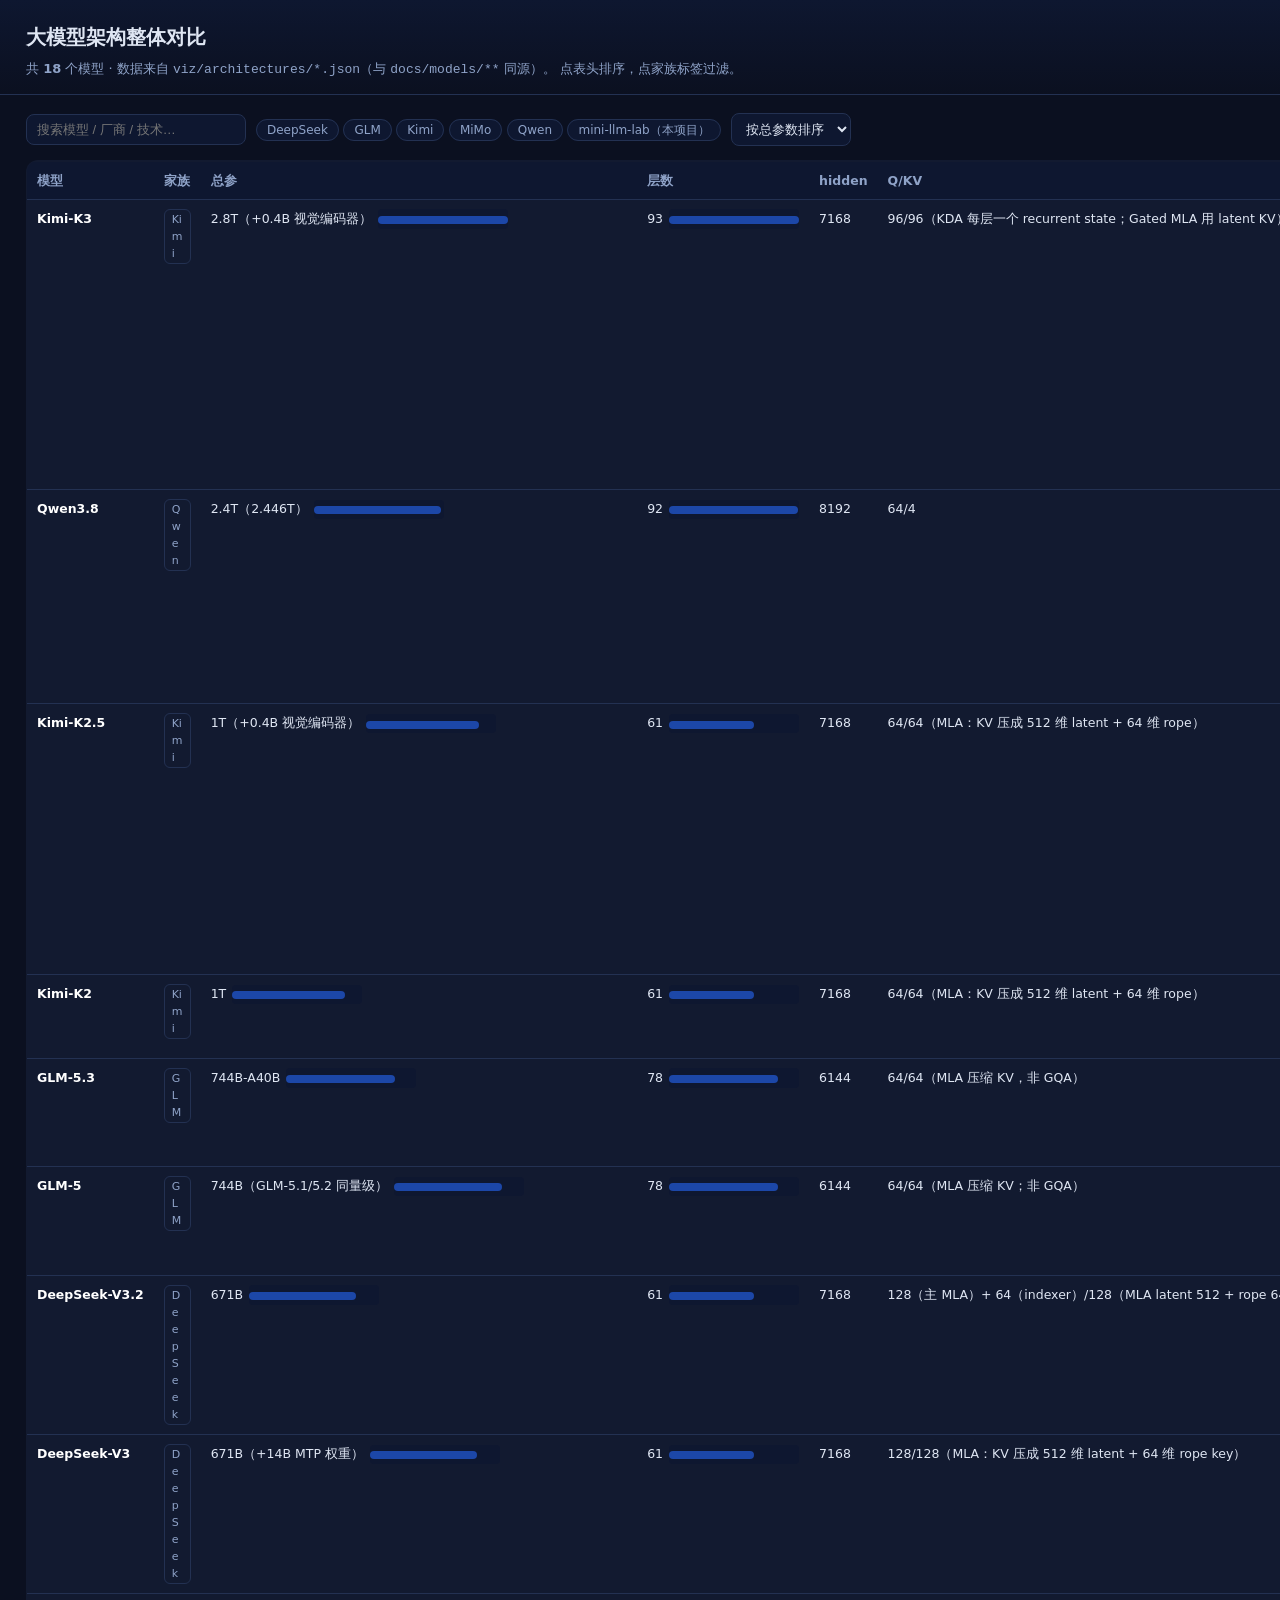
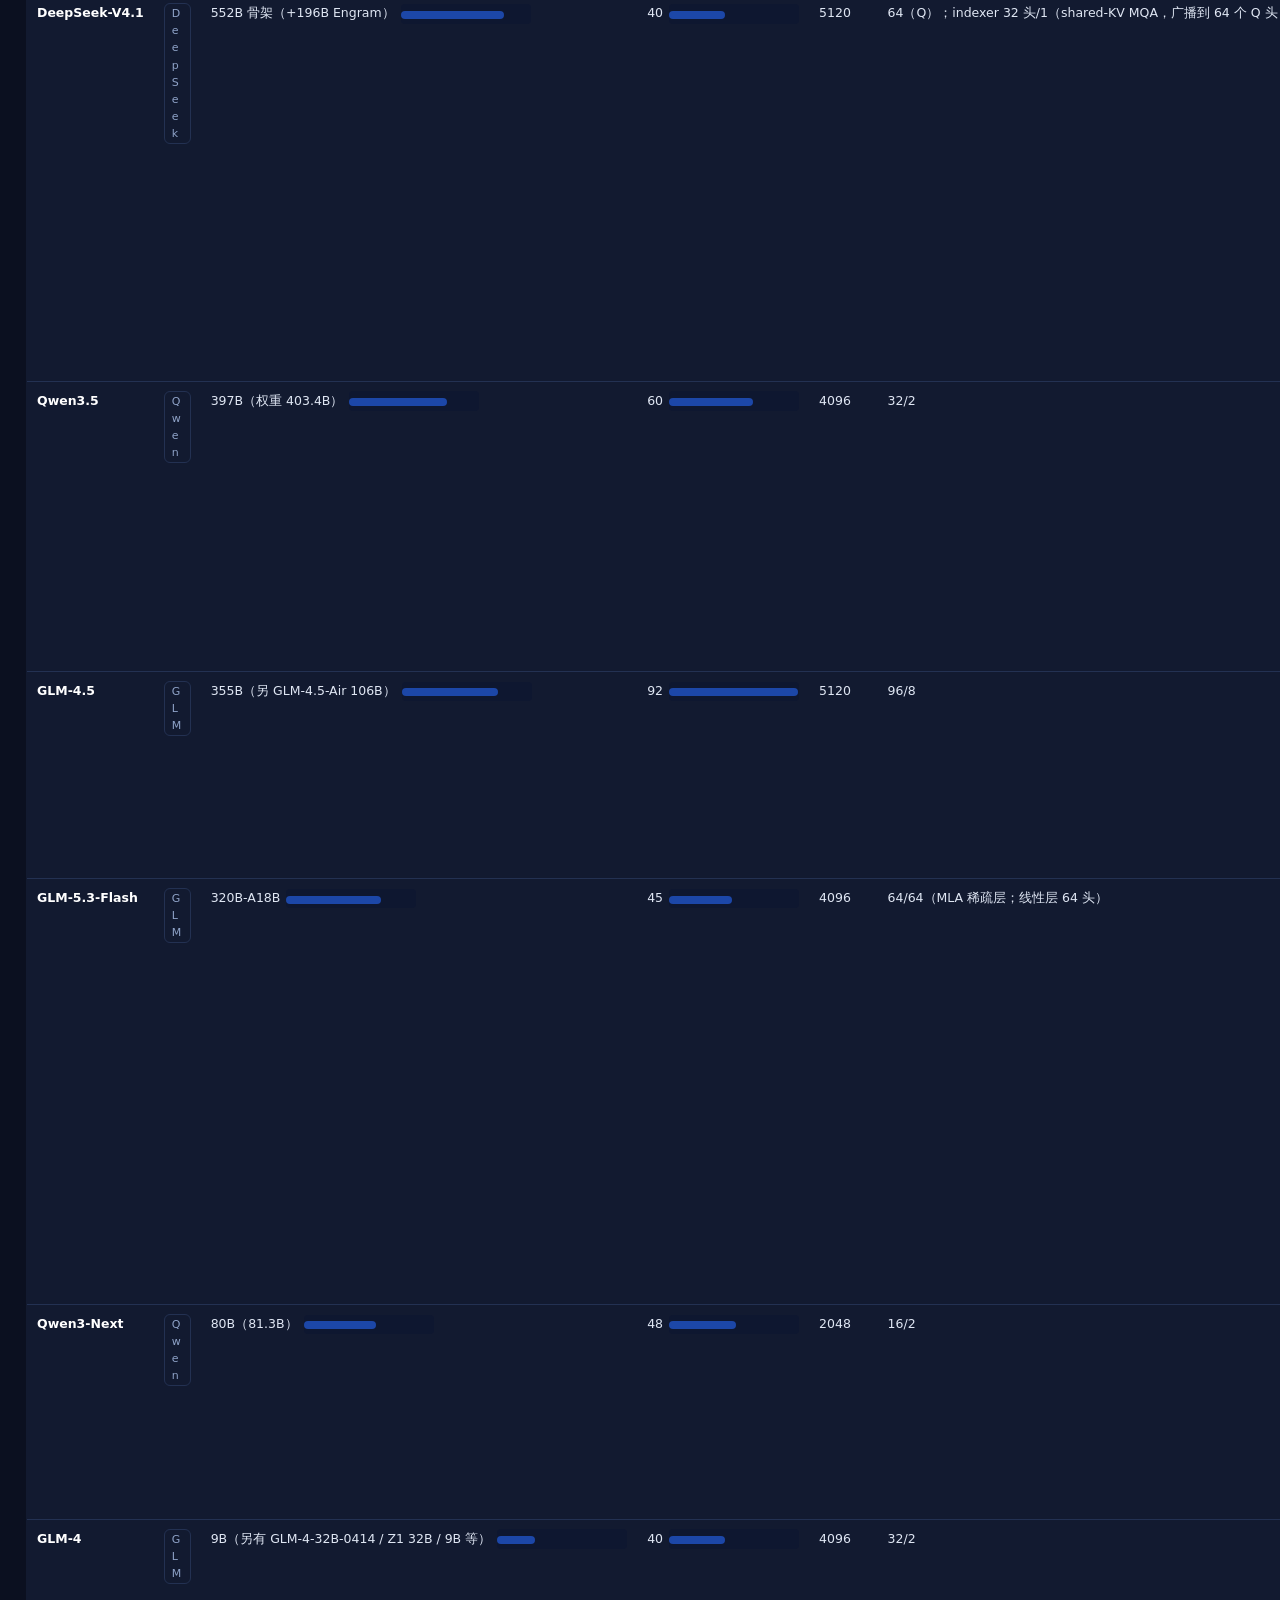
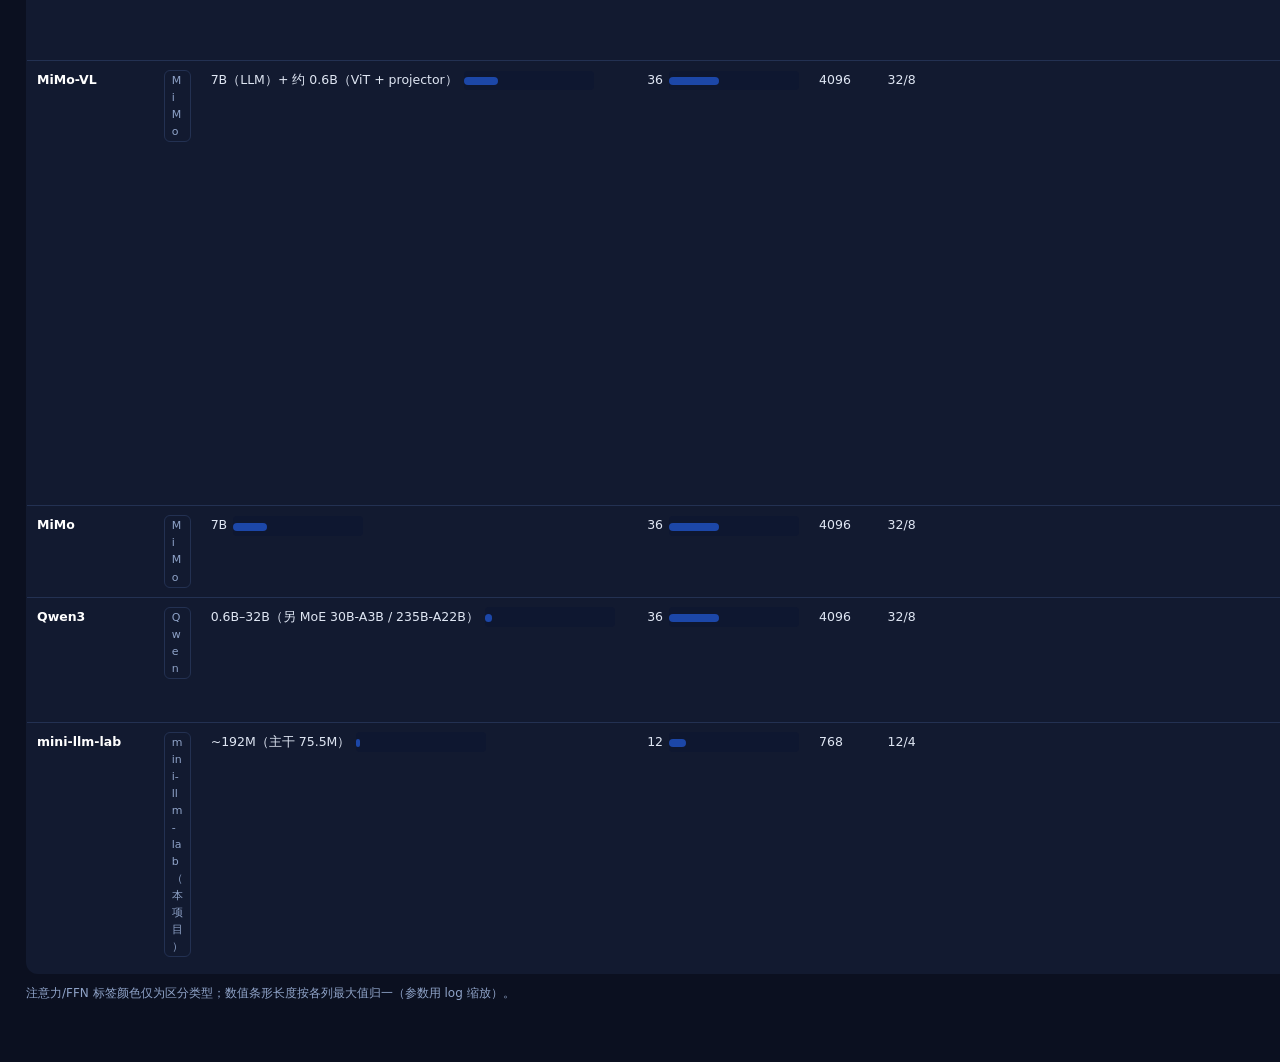
<file: docs/models/compare.html>
<!DOCTYPE html>
<html lang="zh-CN"><head><meta charset="utf-8"/>
<meta name="viewport" content="width=device-width, initial-scale=1"/>
<title>大模型架构整体对比 · mini-llm-lab</title>
<style>
  :root{--bg:#0b1020;--panel:#121a30;--line:#233152;--fg:#dfe6f3;--mut:#8fa3c8;--accent:#4f8cff;}
  *{box-sizing:border-box}
  body{margin:0;background:var(--bg);color:var(--fg);font:14px/1.55 "Segoe UI","Microsoft YaHei",system-ui,sans-serif}
  header{padding:22px 26px 14px;border-bottom:1px solid var(--line);background:linear-gradient(#0e1730,#0b1020)}
  h1{margin:0 0 6px;font-size:20px}
  .sub{color:var(--mut);font-size:13px}
  .wrap{padding:18px 26px 60px}
  .controls{display:flex;flex-wrap:wrap;gap:10px;align-items:center;margin-bottom:14px}
  input,select{background:#0e1730;color:var(--fg);border:1px solid var(--line);border-radius:8px;padding:7px 10px;font-size:13px}
  input{min-width:220px}
  .chip{padding:3px 10px;border-radius:999px;border:1px solid var(--line);background:#0e1730;color:var(--mut);cursor:pointer;font-size:12px;user-select:none}
  .chip.on{background:#1c47a8;color:#fff;border-color:#2f63d8}
  table{width:100%;border-collapse:collapse;background:var(--panel);border:1px solid var(--line);border-radius:12px;overflow:hidden}
  th,td{padding:9px 10px;text-align:left;border-bottom:1px solid var(--line);font-size:12.5px;vertical-align:top;overflow-wrap:anywhere;word-break:break-word}
  th{background:#0e1730;color:var(--mut);cursor:pointer;white-space:nowrap;position:sticky;top:0}
  th:hover{color:#fff}
  tr:hover td{background:#16203a}
  .name{font-weight:700;color:#fff;white-space:nowrap}
  .fam{display:inline-block;padding:1px 7px;border-radius:6px;font-size:11px;border:1px solid var(--line);color:var(--mut)}
  .tag{display:inline-block;padding:1px 7px;border-radius:999px;font-size:11px;margin:0 3px 3px 0;
    border:1px solid transparent;white-space:normal;max-width:100%;overflow-wrap:anywhere;line-height:1.5}
  .col-tags{max-width:170px}
  .col-vis{max-width:260px;color:#cfe0ff}
  .tag{cursor:help}
  #tip{position:fixed;display:none;max-width:380px;padding:9px 12px;border-radius:9px;background:#0b1226;
    border:1px solid #2f63d8;color:#dfe6f3;font-size:12px;line-height:1.6;z-index:99;pointer-events:none;
    box-shadow:0 8px 26px #000b}
  #tip b{color:#fff}
  #tip .tipd{margin-top:5px;color:#cfe0ff}
  #tip .tipmeta{color:var(--mut);font-weight:400}
  .bar{height:8px;border-radius:4px;background:#1c47a8;display:inline-block;vertical-align:middle}
  .barwrap{width:130px;background:#0e1730;border-radius:4px;display:inline-block;vertical-align:middle;margin-left:6px}
  .num{color:var(--fg);font-variant-numeric:tabular-nums;white-space:nowrap}
  a{color:var(--accent);text-decoration:none} a:hover{text-decoration:underline}
  .muted{color:var(--mut)} .nowrap{white-space:nowrap}
  .legend{margin:10px 0 0;color:var(--mut);font-size:12px}
</style></head><body>
<header>
  <h1>大模型架构整体对比</h1>
  <div class="sub">共 <b id="count"></b> 个模型 · 数据来自 <code>viz/architectures/*.json</code>（与 <code>docs/models/**</code> 同源）。
    点表头排序，点家族标签过滤。</div>
</header>
<div class="wrap">
  <div class="controls">
    <input id="q" placeholder="搜索模型 / 厂商 / 技术…"/>
    <span id="famChips"></span>
    <select id="sort">
      <option value="total_b">按总参数排序</option>
      <option value="layers">按层数排序</option>
      <option value="ctx_tokens">按上下文排序</option>
      <option value="family">按家族排序</option>
    </select>
  </div>
  <table><thead><tr>
    <th data-k="name">模型</th><th data-k="family">家族</th><th data-k="total_b">总参</th>
    <th data-k="layers">层数</th><th data-k="hidden">hidden</th><th data-k="heads">Q/KV</th>
    <th class="col-tags">注意力</th><th class="col-tags">FFN / MoE</th><th data-k="ctx_tokens">上下文</th>
    <th>权重共享</th><th class="col-vis">视觉方案</th><th>文档</th>
  </tr></thead><tbody id="tb"></tbody></table>
  <div class="legend">注意力/FFN 标签颜色仅为区分类型；数值条形长度按各列最大值归一（参数用 log 缩放）。</div>
</div>
<div id="tip"></div>
<script>
const DATA = [{"id": "deepseek-v3.2", "family": "DeepSeek", "name": "DeepSeek-V3.2", "vendor": "DeepSeek-AI", "released": "2025-09", "summary": "在 V3 主干（61 层、671B/37B、MLA + DeepSeekMoE）上叠加 DeepSeek Sparse Attention (DSA)：一个轻量 lightning indexer（64 头、head_dim 128、index_topk 2048）为每个 query 选出最相关的 top-2048 个 key，只对这些 key 做注意力，把长上下文注意力从 O(n²) 压到 O(n·topk)，效果与 V3.1-Terminus 持平。", "total": "671B", "total_b": 671.0, "active": "37B", "layers": 61, "hidden": 7168, "heads": "128（主 MLA）+ 64（indexer）", "kv": "128（MLA latent 512 + rope 64；indexer 另存 FP8 的 k_cache）", "head_dim": "主 192（128 nope + 64 rope）/ v 128；indexer 128", "ffn": "dense 18432；MoE 每专家 2048", "vocab": "129280", "ctx": "131072（128K；DSA 降低长文成本）", "ctx_tokens": 131072, "tie": false, "attn": [{"s": "MLA + DSA", "f": "MLA + DSA（DeepSeek Sparse Attention）", "d": "主分支仍是 V3 的 MLA（低秩 Q、KV latent 512 + decoupled rope 64、absorb 推理）。额外挂一个 lightning indexer：q 由 q_lora 残差（qr）经 wq_b 得到（64 头 ×128），k 由 wk 得到并过 LayerNorm；q/k 先做 Hadamard 旋转再 act_quant 到 FP8，用 fp8_index 计算 64 头加权 ReLU 内积，top-2048 作为稀疏掩码，只让主注意力看这些 key。indexer 的 RoPE 为非交错布局。FP8 KV 为部署模拟。", "c": 61}], "ffn_labels": [{"s": "SwiGLU", "f": "SwiGLU（dense）", "d": "第 0–2 层的普通门控前馈（inter_dim=18432）。与 mini-llm-lab 的 SwiGLU 一致；V3.2 的 MLP 前向在 float 精度上做 SiLU 后再回 bf16。", "c": 3}, {"s": "DeepSeekMoE", "f": "DeepSeekMoE（1 共享 + 256 路由, top-8）", "d": "与 V3 相同：sigmoid 打分选 top-8（8 组选 4 组），top-k 归一化后乘 route_scale=2.5，另一个恒激活的共享专家；选择用 noaux_tc 的 float32 偏置，只影响选谁。V3.2 中路由与专家计算在 float 精度上做。", "c": 58}], "vision": "", "doc": "DeepSeek/DeepSeek-V3.2.md"}, {"id": "deepseek-v3", "family": "DeepSeek", "name": "DeepSeek-V3", "vendor": "DeepSeek-AI", "released": "2024-12", "summary": "671B 总参 / 37B 激活的稀疏 MoE 大模型：61 层，注意力是 MLA（KV 压成 512 维 latent + 64 维 decoupled rope key），FFN 是 DeepSeekMoE（1 共享 + 256 路由专家、每 token 激活 8、前 3 层为 dense），首创 aux-loss-free 无辅助损失负载均衡与 MTP 多 token 预测，FP8 混合精度训练，128K 上下文。", "total": "671B（+14B MTP 权重）", "total_b": 671.0, "active": "37B", "layers": 61, "hidden": 7168, "heads": 128, "kv": "128（MLA：KV 压成 512 维 latent + 64 维 rope key）", "head_dim": "192（qk = 128 nope + 64 rope）/ v = 128", "ffn": "dense 18432；MoE 每专家 2048", "vocab": "129280", "ctx": "131072（128K；YaRN 外推）", "ctx_tokens": 131072, "tie": false, "attn": [{"s": "MLA", "f": "MLA（Multi-head Latent Attention）", "d": "低秩 Q 投影 + KV 联合低秩压缩。Q 走 wq_a→q_norm→wq_b；KV 只算 c_kv=wkv_a→kv_norm 与一个 decoupled 的 rope key k_pe，RoPE 只作用在 64 维 rope 切片（partial / decoupled），128 维 nope 不旋转。推理时可把 q_nope 吸收进 wkv_b（absorb 写法），KV 缓存只剩 512+64 维。", "c": 61}], "ffn_labels": [{"s": "SwiGLU", "f": "SwiGLU（dense）", "d": "第 0–2 层的普通门控前馈（inter_dim=18432）。与 mini-llm-lab 的 SwiGLU 一致。", "c": 3}, {"s": "DeepSeekMoE", "f": "DeepSeekMoE（1 共享 + 256 路由, top-8）", "d": "每 token 用 sigmoid 打分选 top-8 路由专家（先 8 组选 4 组），权重按 top-k 归一化再乘 route_scale=2.5；另有一个对所有 token 恒激活的共享专家（intermediate = 1×2048）。选择用 noaux_tc：加一个 float32 的选择偏置，只改变选谁、不改变权重。", "c": 58}], "vision": "", "doc": "DeepSeek/DeepSeek-V3.md"}, {"id": "deepseek-v4.1", "family": "DeepSeek", "name": "DeepSeek-V4.1", "vendor": "DeepSeek-AI", "released": "", "summary": "552B 骨架 / 每 token 激活 8B（prefill）–16B（decode）的原生多模态 MoE：采用 Causal Encoder-Decoder（CED，40 层 = 20 encoder + 20 decoder），注意力是 shared-KV MQA（仅 1 个 KV 头、head_dim 512、分组低秩输出）叠加 CSA2 压缩稀疏注意力与分层稀疏索引器，全局 KV 缓存仅约 890 B/token，支持 1M 上下文；另有 mHC 多流残差、Engram 条件记忆、DSpark 推测解码与 DeepSeek-ViT 视觉编码器。", "total": "552B 骨架（+196B Engram）", "total_b": 552.0, "active": "8B（prefill）/ 16B（decode）", "layers": 40, "hidden": 5120, "heads": "64（Q）；indexer 32 头", "kv": "1（shared-KV MQA，广播到 64 个 Q 头）", "head_dim": "512（RoPE 只作用于前 64 维）", "ffn": "MoE 每专家 2304（无 dense 层）", "vocab": "129280", "ctx": "1048576（1M；稀疏注意力在 64K 训练后扩到 1M）", "ctx_tokens": 1048576, "tie": false, "attn": [{"s": "shared-KV MQA + CSA2 压缩稀疏注意力", "f": "shared-KV MQA + CSA2 压缩稀疏注意力", "d": "只有 1 个共享 KV 头、head_dim 512，K=V，广播给 64 个 Q 头；Q 走 q_lora_rank=1280 低秩 + unweighted RMSNorm，partial RoPE 只作用于前 64 维（主分支 θ=10000）。每层再叠加 sliding_window=128 的局部窗口与 CSA2 压缩分支：把每 m 个 token 压成 1 个压缩 KV 条目，并由 lightning indexer（32 头 ×128、top-512）选出要看的压缩条目；压缩分支用 compress_rope_theta=160000 + YaRN×16。输出走分组低秩投影（o_groups=8 × o_lora_rank=1024）。注意：CSA2 的 Full/Reindex/Reuse 跨层复用与分层候选池由 HF config/README 描述，通用代码实现的是 V4 的 CSA/HCA。", "c": 40}], "ffn_labels": [{"s": "DeepSeekMoE", "f": "DeepSeekMoE（1 共享 + 384 路由, top-6）", "d": "V4.1 每一层都是 MoE（无 dense 层）。每 token 用 sqrtsoftplus 打分选 top-6 路由专家（noaux_tc 选择偏置只影响选谁），top-k 权重归一化后乘 routed_scaling_factor=1.5；另有一个对所有 token 恒激活的共享专家（DeepseekV4MLP）。路由专家/共享专家的 gate/up 预激活用 swiglu_limit=10 截断。通用代码里还有 hash_moe 层（前若干层按 token id 固定查表路由）。", "c": 40}], "vision": "DeepSeek-ViT 32 层 / hidden 1024 / 16 头 / patch 14 / downsample 3（3×3 pixel-unshuffle）+ 2 层 MLP 投影；image token 129264", "doc": "DeepSeek/DeepSeek-V4.1.md"}, {"id": "glm-4.5", "family": "GLM", "name": "GLM-4.5", "vendor": "Zhipu AI / Z.ai (THUDM)", "released": "2025-07", "summary": "面向 Agent 的 MoE 基础模型：355B 总参 / 32B 激活，92 层，前三层 dense、其后每层 160 路由专家 + 1 共享专家（每 token 激活 8 个），GQA 96/8 + QK-Norm + 部分 RoPE，sigmoid 无辅助损失（loss-free）路由，并带 1 层 MTP。", "total": "355B（另 GLM-4.5-Air 106B）", "total_b": 355.0, "active": "32B（每 token 8 路由专家 + 1 共享专家；Air 12B）", "layers": 92, "hidden": 5120, "heads": 96, "kv": 8, "head_dim": 128, "ffn": "dense 12288 / MoE 1536×160 + 共享", "vocab": 151552, "ctx": "131072（128K，GLM-4.6 起 200K）", "ctx_tokens": 131072, "tie": "false", "attn": [{"s": "GQA + QK-Norm + 部分 RoPE", "f": "GQA + QK-Norm + 部分 RoPE", "d": "Q/K/V 投影后对 q、k 各做一次 head_dim=128 的 RMSNorm（GLM-4.5；Air 无），再对前 64 维施加 RoPE；KV 头复制 12 倍到 96 个 Q 头后做缩放点积注意力。", "c": 92}], "ffn_labels": [{"s": "SwiGLU", "f": "SwiGLU（dense / 共享专家）", "d": "前三层 dense FFN，以及 MoE 里那个恒开的共享专家，都是标准 SwiGLU。", "c": 3}, {"s": "GLM MoE", "f": "GLM MoE（160 路由 + 1 共享）", "d": "sigmoid 打分 → 加 `e_score_correction_bias` 选 top-8 → 权重归一化后乘 2.5 → 8 个专家的 SwiGLU 输出加权求和，再叠加一个对所有 token 恒开的共享专家。", "c": 89}], "vision": "", "doc": "GLM/GLM-4.5.md"}, {"id": "glm-4", "family": "GLM", "name": "GLM-4", "vendor": "Zhipu AI / Z.ai (THUDM)", "released": "2024-06", "summary": "ChatGLM 系 dense decoder-only：RMSNorm + SwiGLU + GQA，关键点是**部分旋转位置编码**（rotary 只作用于 head_dim 的一半），GLM-4-9B 用 32 个 Q 头对 2 个 KV 头（16:1）；GLM-4-32B-0414 换成 4 个 RMSNorm 的 sandwich 结构。", "total": "9B（另有 GLM-4-32B-0414 / Z1 32B / 9B 等）", "total_b": 9.0, "active": "dense 全激活", "layers": 40, "hidden": 4096, "heads": 32, "kv": 2, "head_dim": 128, "ffn": 13696, "vocab": 151552, "ctx": "8K（Base）→ 128K（Chat，YaRN）→ 1M（Chat-1M）", "ctx_tokens": 8000, "tie": "false（输入/输出嵌入不共享）", "attn": [{"s": "GQA + 部分 RoPE", "f": "GQA + 部分 RoPE", "d": "Q/K/V 投影（9B 带 bias）后，只对 head_dim 的前 64 维施加 RoPE，后 64 维原样透传；KV 头用 repeat 复制成 Q 头数（32/2=16）后做缩放点积注意力。", "c": 40}], "ffn_labels": [{"s": "SwiGLU", "f": "SwiGLU", "d": "门控前馈：down( silu(gate(x)) ⊙ up(x) )。GLM-4 把 gate 和 up 合并成一个 `gate_up_proj` 再 chunk。", "c": 40}], "vision": "", "doc": "GLM/GLM-4.md"}, {"id": "glm-5.3-flash", "family": "GLM", "name": "GLM-5.3-Flash", "vendor": "Zhipu AI / Z.ai (THUDM)", "released": "2026", "summary": "GLM 系列首个全新基座的多模态 Flash 模型（320B-A18B、45 层）：文本侧用**稀疏 + 线性注意力混搭**——34 层 KDA 门控线性注意力（O(1) 递归状态）与 11 层 deepseek_sparse_attention（MLA + DSA，每 query top-2048）按 3:1 交织；并用 Manifold-Constrained Hyper-Connections（mHC，hc_mult=4）提升缩放效率；MoE 288 路由 + 1 共享（top-8），原生 1M 上下文，30T token 多模态语料预训练。", "total": "320B-A18B", "total_b": 320.0, "active": "18B（每 token 8 路由专家 + 1 共享专家）", "layers": 45, "hidden": 4096, "heads": 64, "kv": "64（MLA 稀疏层；线性层 64 头）", "head_dim": "128（KDA 线性）/ 256（MLA qk_nope）", "ffn": "dense 12288 / MoE 2048×288 + 共享", "vocab": 154880, "ctx": "1048576（1M）", "ctx_tokens": 1048576, "tie": "false", "attn": [{"s": "KDA 门控线性注意力", "f": "KDA 门控线性注意力（gated delta-net）", "d": "线性层把 K/V 先过一层 depthwise 因果短卷积（short_conv_kernel_size=4，SiLU），再按 64 头 ×128 维拆开；数据相关的衰减门（gate_lower_bound=-5.0 下界）缩放递归状态 S，delta 规则只写入当前状态预测不到的新信息。状态大小固定，复杂度 O(T)、缓存与序列长度无关。", "c": 34}, {"s": "MLA + DSA", "f": "MLA + DSA（稀疏全注意力层，NoPE）", "d": "11 个 deepseek_sparse_attention 层用 MLA 低秩压缩：q_lora=1536、kv_lora=512、v_head_dim=256；qk_nope_head_dim=256 且 qk_rope_head_dim=0、mla_use_nope=true，因此这条路径不做 RoPE（NoPE）。DSA indexer（32 头 ×128）为每个 query 选 index_topk=2048 个 token，仅在这些位置计算注意力。", "c": 11}], "ffn_labels": [{"s": "SwiGLU", "f": "SwiGLU（dense / 共享专家）", "d": "前 3 层 dense FFN 与 MoE 的共享专家均为 SwiGLU，dense 中间维 12288、共享专家 2048，含 swiglu_limit=10.0 的钳制。", "c": 4}, {"s": "GLM DeepSeek-MoE", "f": "GLM DeepSeek-MoE（288 路由 + 1 共享，top-8）", "d": "sigmoid 打分 + e_score_correction_bias（noaux_tc 无辅助损失）选 top-8，权重归一化后乘 routed_scaling_factor=2.5；8 个 SwiGLU 专家输出加权求和，再叠加恒开的共享专家。", "c": 41}], "vision": "原生多模态：GLM5-Next ViT（24 层 / hidden 1024 / 16 头 / patch 14 / 图像 448），spatial_merge=2 + MLP 投影到 4096；image token 154854", "doc": "GLM/GLM-5.3-Flash.md"}, {"id": "glm-5.3", "family": "GLM", "name": "GLM-5.3", "vendor": "Zhipu AI / Z.ai (THUDM)", "released": "2026", "summary": "GLM-5 系列的文本旗舰：与 GLM-5.2 同基座（744B-A40B、78 层），全部增益来自后训练。延续 MLA + DeepSeek Sparse Attention（DSA，每 query 只看 top-2048 token）与 IndexShare（每 4 个稀疏层共享一个 indexer），前 3 层 dense、其余 256 路由专家 + 1 共享专家（top-8），sigmoid 无辅助损失路由 + 1 层 MTP，原生 1M 上下文；支持 reasoning_effort = low / high / max。", "total": "744B-A40B", "total_b": 744.0, "active": "40B（每 token 8 路由专家 + 1 共享专家）", "layers": 78, "hidden": 6144, "heads": 64, "kv": "64（MLA 压缩 KV，非 GQA）", "head_dim": "192（qk_nope）/ 64（qk_rope）/ 256（qk_head_dim）/ 256（v_head_dim）", "ffn": "dense 12288 / MoE 2048×256 + 共享", "vocab": 154880, "ctx": "1048576（1M）", "ctx_tokens": 1048576, "tie": "false", "attn": [{"s": "MLA + DSA", "f": "MLA + DSA（稀疏 MLA，含 IndexShare）", "d": "每层都用 MLA 低秩压缩构造 Q/K/V：query 先降到 q_lora_rank=2048 再展开，KV 压成 kv_lora_rank=512 的潜向量 + 64 维带位置分量；qk 头维 192(nope)+64(rope)=256，v 头维 256。DSA indexer（32 头、头维 128、ReLU 打分、per-head 权重）为每个 query 选 index_topk=2048 个 token，只在这些位置做注意力。GLM-5.2 起 IndexShare：每 4 个稀疏层只用 1 个 full indexer，其余层复用。", "c": 78}], "ffn_labels": [{"s": "SwiGLU", "f": "SwiGLU（dense / 共享专家）", "d": "前 3 层 dense FFN 与 MoE 的共享专家均为标准 SwiGLU，dense 中间维 12288、共享专家 2048。", "c": 3}, {"s": "GLM DeepSeek-MoE", "f": "GLM DeepSeek-MoE（256 路由 + 1 共享，top-8）", "d": "sigmoid 打分 + e_score_correction_bias（noaux_tc 无辅助损失）选 top-8，权重按 norm_topk_prob 归一化后乘 routed_scaling_factor=2.5；8 个专家的 SwiGLU 输出加权求和，再叠加恒开的共享专家。", "c": 75}], "vision": "", "doc": "GLM/GLM-5.3.md"}, {"id": "glm-5", "family": "GLM", "name": "GLM-5", "vendor": "Zhipu AI / Z.ai (THUDM)", "released": "2026-02", "summary": "面向长程 Agent 工程的旗舰 MoE：744B 总参 / 40B 激活，78 层；注意力换成 DeepSeek 式 MLA，并叠加 DeepSeek Sparse Attention（DSA）轻量 indexer，每 query 只对 top-2048 个 token 做注意力；前三层 dense，其余 256 路由专家 + 1 共享专家、每 token 激活 8 个，sigmoid 无辅助损失路由 + MTP。", "total": "744B（GLM-5.1/5.2 同量级）", "total_b": 744.0, "active": "40B（每 token 8 路由专家 + 1 共享专家）", "layers": 78, "hidden": 6144, "heads": 64, "kv": "64（MLA 压缩 KV；非 GQA）", "head_dim": "64（qk_rope）/ 256（qk_head_dim）/ 256（v_head_dim）", "ffn": "dense 12288 / MoE 2048×256 + 共享", "vocab": 154880, "ctx": "202752（≈200K；GLM-5.2 起 1M）", "ctx_tokens": 202752, "tie": "false", "attn": [{"s": "MLA + DSA", "f": "MLA + DSA（稀疏 MLA）", "d": "先用 MLA 低秩压缩构造 Q/K/V 潜向量，再用 DSA indexer 为每个 query 选 top-2048 token，只在这些位置上做注意力；indexer 用 interleaved RoPE，主注意力用 qk_rope 的 64 维做 RoPE。", "c": 78}], "ffn_labels": [{"s": "SwiGLU", "f": "SwiGLU（dense / 共享专家）", "d": "前 3 层 dense FFN 与 MoE 的共享专家均为标准 SwiGLU（中间维 12288 / 共享 2048）。", "c": 3}, {"s": "GLM-5 MoE", "f": "GLM-5 MoE（256 路由 + 1 共享）", "d": "sigmoid 打分 + `e_score_correction_bias` 选 top-8，权重归一化后乘 2.5；8 个专家的 SwiGLU 输出加权求和，再叠加恒开的共享专家。", "c": 75}], "vision": "", "doc": "GLM/GLM-5.md"}, {"id": "kimi-k2.5", "family": "Kimi", "name": "Kimi-K2.5", "vendor": "Moonshot AI", "released": "2026-01", "summary": "在 Kimi-K2-Base 之上继续预训练约 15T 图文混合 token 得到的原生多模态 agentic 模型：文本主干与 K2 同构（61 层、MLA + DeepSeekMoE 384+1/top-8、1T 总参 / 32B 激活），外加 400M MoonViT 视觉编码器，上下文 128K→256K，支持 instant/thinking 双模式与 Agent Swarm。", "total": "1T（+0.4B 视觉编码器）", "total_b": 1000.0, "active": "32B", "layers": 61, "hidden": 7168, "heads": 64, "kv": "64（MLA：KV 压成 512 维 latent + 64 维 rope）", "head_dim": "192（qk = 128 nope + 64 rope）/ v = 128", "ffn": "dense 18432；MoE 每专家 2048", "vocab": "163840（160K）", "ctx": "262144（256K）", "ctx_tokens": 262144, "tie": false, "attn": [{"s": "MLA", "f": "MLA（Multi-head Latent Attention）", "d": "与 Kimi-K2 完全一致的 MLA：低秩 Q（1536）+ KV 联合低秩压缩（512 latent + 64 rope），partial/decoupled RoPE。K2.5 的 text_config 与 K2 同名同参，复用 DeepSeek-V3 风格实现。", "c": 61}], "ffn_labels": [{"s": "SwiGLU", "f": "SwiGLU（dense）", "d": "仅第 0 层的普通门控前馈。", "c": 1}, {"s": "DeepSeekMoE", "f": "DeepSeekMoE（1 共享 + 384 路由, top-8）", "d": "与 K2 相同的 MoE：sigmoid 打分选 top-8，权重归一化后乘 routed_scaling_factor=2.827，另加 1 个共享专家；noaux_tc 选择偏置只影响选谁。", "c": 60}], "vision": "MoonViT（约 400M / 27 层 / 1152 维 / patch 14 / sd2_tpool）；约 15T 图文继续预训练；原生 INT4", "doc": "Kimi/Kimi-K2.5.md"}, {"id": "kimi-k2", "family": "Kimi", "name": "Kimi-K2", "vendor": "Moonshot AI", "released": "2025-07", "summary": "1T 总参 / 32B 激活的稀疏 MoE 大模型：61 层，注意力用 MLA（KV 缓存压成一个 512 维 latent + 64 维 rope key），FFN 用 DeepSeekMoE（1 个共享专家 + 384 个路由专家、每 token 激活 8 个），以 MuonClip 优化器在 15.5T token 上零训练不稳定，主打 agentic 工具调用。", "total": "1T", "total_b": 1000.0, "active": "32B", "layers": 61, "hidden": 7168, "heads": 64, "kv": "64（MLA：KV 压成 512 维 latent + 64 维 rope）", "head_dim": "192（qk = 128 nope + 64 rope）/ v = 128", "ffn": "dense 18432；MoE 每专家 2048", "vocab": "163840（160K）", "ctx": "131072（128K；K2-Thinking 版 256K）", "ctx_tokens": 131072, "tie": false, "attn": [{"s": "MLA", "f": "MLA（Multi-head Latent Attention）", "d": "低秩 Q 投影 + KV 联合低秩压缩。Q 走 wq_a→q_norm→wq_b；KV 只算 c_kv=w kv_a→kv_norm 与一个 decoupled 的 rope key k_pe，RoPE 只作用在 64 维 rope 切片（partial / decoupled）。推理时可把 q_nope 吸收进 wkv_b（absorb 写法），KV 缓存只剩 512+64 维。Kimi K2 复用 DeepSeek-V3 的 MLA 实现。", "c": 61}], "ffn_labels": [{"s": "SwiGLU", "f": "SwiGLU（dense）", "d": "仅第 0 层的普通门控前馈。与 mini-llm-lab 的 SwiGLU 一致。", "c": 1}, {"s": "DeepSeekMoE", "f": "DeepSeekMoE（1 共享 + 384 路由, top-8）", "d": "每 token 用 sigmoid 打分选 top-8 路由专家，权重按 top-k 归一化再乘 routed_scaling_factor=2.827；另有一个对所有 token 恒激活的共享专家（intermediate = 1×2048）。选择用 noaux_tc：加一个 float32 的选择偏置 e_score_correction_bias，只改变选谁、不改变权重。", "c": 60}], "vision": "", "doc": "Kimi/Kimi-K2.md"}, {"id": "kimi-k3", "family": "Kimi", "name": "Kimi-K3", "vendor": "Moonshot AI", "released": "2026-06", "summary": "2.8T 总参 / 104B 激活的原生多模态 agentic 模型：93 层，注意力是 KDA 线性注意力（69 层）与 Gated MLA（24 层）的混合，残差用 Attention Residuals（块大小 12），FFN 用 Stable LatentMoE（latent 3584、2 共享 + 896 路由、每 token 激活 16），上下文 1M，激活函数 SiTU-GLU。", "total": "2.8T（+0.4B 视觉编码器）", "total_b": 2800.0, "active": "104B", "layers": 93, "hidden": 7168, "heads": 96, "kv": "96（KDA 每层一个 recurrent state；Gated MLA 用 latent KV）", "head_dim": "128（KDA head_dim；MLA qk = 128 nope + 64 rope / v = 128）", "ffn": "dense 33792；LatentMoE latent 3584、每专家 3072", "vocab": "163840（160K）", "ctx": "1048576（1M）", "ctx_tokens": 1048576, "tie": false, "attn": [{"s": "KDA", "f": "KDA（Kimi Delta Attention）", "d": "带门控的 delta-rule 线性注意力，替代 softmax 注意力。状态 S 是固定大小矩阵，随 token 递推，故序列复杂度 O(n)、显存不随长度增长。q/k/v 先各过 kernel=4 的短卷积 + SiLU；q/k 做 L2 norm；g 为 per-channel 对数衰减门（由 f_a_proj/f_b_proj 生成，含 A_log 与 dt_bias），β 为逐头 sigmoid 门；输出经 gated RMSNorm 与 full-rank 输出门。公式为 gated delta rule 的一般形式，具体参数化以 Kimi Linear 与 HF 实现为准。", "c": 69}, {"s": "Gated MLA", "f": "Gated MLA（Kimi MLA + 输出门）", "d": "与 K2 相同的 MLA（低秩 Q + KV latent 压缩 + decoupled RoPE，mla_use_nope=true），额外在注意力输出后乘一个 sigmoid 输出门 g=sigmoid(W_g x)（mla_use_output_gate=true）。位于每 4 层一个及末层。", "c": 24}], "ffn_labels": [{"s": "dense FFN", "f": "dense FFN（SiTU-GLU）", "d": "仅第 0 层的 dense 前馈，激活为 SiTU：门控分支 β·tanh(g/β)·sigmoid(g)，up 分支 β_lin·tanh(u/β_lin)，β=4、β_lin=25。", "c": 1}, {"s": "Stable LatentMoE", "f": "Stable LatentMoE（2 共享 + 896 路由, top-16）", "d": "先 down-proj 到 latent 3584 维（可加 RMSNorm），在 latent 上跑 896 个路由专家（每专家 intermediate 3072、SiTU 激活），up-proj 回 7168；选 top-16，sigmoid 打分 + noaux_tc 选择偏置，权重归一化后乘 routed_scaling_factor=1.0；另有 2 个共享专家对所有 token 恒激活。", "c": 92}], "vision": "MoonViT-V2（约 401M / 27 层 / hidden 1024 / 12 头 / patch 14）+ patchmergerv2 投影到 7168", "doc": "Kimi/Kimi-K3.md"}, {"id": "mimo-vl", "family": "MiMo", "name": "MiMo-VL", "vendor": "Xiaomi（小米）LLM-Core-Team", "released": "2025-05", "summary": "7B 视觉语言模型：MiMo-7B（Qwen2 式主干）作 LLM，前置原生分辨率 ViT（32 层、窗口注意力 + 2D-RoPE）与 2×2 空间合并的 MLP projector，用 <|image_pad|> 占位后替换为视觉 embedding；四阶段预训练 + MORL 混合在线 RL。", "total": "7B（LLM）+ 约 0.6B（ViT + projector）", "total_b": 7.0, "active": "dense，全激活", "layers": 36, "hidden": 4096, "heads": 32, "kv": 8, "head_dim": 128, "ffn": 11008, "vocab": 151680, "ctx": "128000", "ctx_tokens": 128000, "tie": "false（输入/输出嵌入不共享）", "attn": [{"s": "GQA + M-RoPE", "f": "GQA + M-RoPE（文本塔）", "d": "文本塔即 MiMo-7B：Q/K/V 带 bias 的 GQA，32 个 Q 头 / 8 个 KV 头、head_dim=128。整个模型以 Qwen2_5_VLForConditionalGeneration 承载，故位置编码用 3D M-RoPE，维度按 [16,24,24] 在 3 个轴上切分。", "c": 36}], "ffn_labels": [{"s": "SwiGLU", "f": "SwiGLU", "d": "文本塔与 ViT 都用 SwiGLU 门控前馈（文本中间维 11008，ViT 中间维 3456）。", "c": 36}], "vision": "ViT 32 层 / hidden 1280 / 16 头 / patch 14 / temporal 2 / 窗口 112；2×2 空间合并 + MLP 5120→4096；<|image_pad|>=151655；3D M-RoPE", "doc": "MiMo/MiMo-VL.md"}, {"id": "mimo", "family": "MiMo", "name": "MiMo", "vendor": "Xiaomi（小米）LLM-Core-Team", "released": "2025-04", "summary": "面向推理的 7B decoder-only：主干与 Qwen2 同构（RoPE + RMSNorm + SwiGLU + GQA + Q/K/V bias，θ=640000），训练侧用三阶段数据配方、合成推理数据与 MTP 目标，从预训练到后训练全程为推理服务。", "total": "7B", "total_b": 7.0, "active": "dense ~7B 全激活（另含 1 层 MTP，约 0.2B）", "layers": 36, "hidden": 4096, "heads": 32, "kv": 8, "head_dim": 128, "ffn": 11008, "vocab": 151680, "ctx": "32768", "ctx_tokens": 32768, "tie": "false（输入/输出嵌入不共享）", "attn": [{"s": "GQA", "f": "GQA（Qwen2 式 + attention bias）", "d": "MiMo 直接复用 transformers 的 Qwen2Attention：Q/K/V 线性投影带 bias，32 个 Q 头 / 8 个 KV 头（4:1），head_dim=128，施加 RoPE（θ=640000）；推理时把 KV 头 repeat 到 Q 头数再算缩放点积注意力。与 Qwen3 不同，MiMo 没有 QK-Norm。", "c": 36}], "ffn_labels": [{"s": "SwiGLU", "f": "SwiGLU（Qwen2MLP）", "d": "门控前馈 down( silu(gate(x)) ⊙ up(x) )，中间维 11008。MiMo 直接复用 Qwen2MLP，没有任何改动。", "c": 36}], "vision": "", "doc": "MiMo/MiMo.md"}, {"id": "qwen3-next", "family": "Qwen", "name": "Qwen3-Next", "vendor": "Alibaba Qwen", "released": "2025-09", "summary": "超稀疏 MoE（80B 总 / 3B 激活，512 专家 top-10）叠加混合注意力：每 4 层里 3 层是 Gated DeltaNet（门控线性注意力、O(1) 递归状态），第 4 层回落到带 QK-Norm 的全注意力 GQA，兼顾长文吞吐与全局建模。", "total": "80B（81.3B）", "total_b": 80.0, "active": "≈3B（每 token 路由 10/512 专家 + 1 个共享专家）", "layers": 48, "hidden": 2048, "heads": 16, "kv": 2, "head_dim": 256, "ffn": "MoE：512 专家 top-10，专家中间维 512 + 共享专家 512", "vocab": 151936, "ctx": 262144, "ctx_tokens": 262144, "tie": "不共享", "attn": [{"s": "Gated DeltaNet", "f": "Gated DeltaNet（门控线性注意力）", "d": "Q/K/V 先拼接后过一层深度可分离因果卷积（kernel=4, SiLU），再按头拆开。a/b 两个标量头分别产生数据相关的衰减 α 与 delta 规则的学习率 β。状态 S∈R^{d_k×d_v} 每步只做「衰减 + delta 更新 + 读出」，显存/算力与序列长度解耦；输出先做 head 维 RMSNorm 再乘 SiLU(z) 门控。Q 头数为 V 头数的一半，按 repeat_interleave 对齐。", "c": 36}, {"s": "全注意力 GQA", "f": "全注意力 GQA（QK-Norm + 输出门）", "d": "每 4 层出现一次的标准 GQA：Q/K 先各做一次 head_dim 的 RMSNorm 再施加部分 RoPE，KV 头复制到 16 个 Q 头。q_proj 额外输出一路门控，attention 结果与其 sigmoid 相乘后再 o_proj。", "c": 12}], "ffn_labels": [{"s": "稀疏 MoE", "f": "稀疏 MoE（512 专家 top-10 + 共享专家）", "d": "48 层全部为 MoE 层（decoder_sparse_step=1、mlp_only_layers 为空）。router 对 softmax 概率取 top-10 并重新归一化；10 个专家输出按权重相加，再叠加一个 sigmoid 门控的共享专家以保留通用能力。每个专家的结构与普通 SwiGLU 相同（中间维仅 512）。", "c": 48}], "vision": "", "doc": "Qwen/Qwen3-Next.md"}, {"id": "qwen3.5", "family": "Qwen", "name": "Qwen3.5", "vendor": "Alibaba Qwen", "released": "2026-02", "summary": "原生多模态（早期融合）旗舰 MoE：397B 总 / 17B 激活，沿用 Qwen3-Next 的混合注意力（Gated DeltaNet 线性层 + 每 4 层一次全注意力 GQA），并加入 MTP 与 mRoPE 支撑 256K 长文与视觉 token。", "total": "397B（权重 403.4B）", "total_b": 397.0, "active": "17B（MoE 每 token 激活）", "layers": 60, "hidden": 4096, "heads": 32, "kv": 2, "head_dim": 256, "ffn": "MoE：512 专家 top-10，专家中间维 1024 + 共享专家 1024", "vocab": 248320, "ctx": 262144, "ctx_tokens": 262144, "tie": "不共享", "attn": [{"s": "Gated DeltaNet", "f": "Gated DeltaNet（门控线性注意力）", "d": "与 Qwen3-Next 同源的线性注意力：Q/K/V 拼接后过深度可分离因果卷积（kernel=4, SiLU），头数 16/64（K/V），Q/K 复制对齐。状态 S∈R^{128×128} 每步衰减 + delta 更新 + 读出，输出做 head 维 RMSNormGated（SiLU(z) 门控）。推理缓存与序列长度无关。", "c": 45}, {"s": "全注意力 GQA", "f": "全注意力 GQA（QK-Norm + 输出门）", "d": "每 4 层一次。Q/K 先各做 head_dim 的 RMSNorm，再施加部分 mRoPE；2 个 KV 头复制到 32 个 Q 头。q_proj 多输出一路门控，attention 结果乘 sigmoid(gate) 后 o_proj。", "c": 15}], "ffn_labels": [{"s": "稀疏 MoE", "f": "稀疏 MoE（512 专家 top-10 + 共享专家）", "d": "60 层全部为 MoE 层。router 取 softmax top-10 并重新归一化；10 个专家（SwiGLU，中间维 1024）输出加权求和，再叠加 sigmoid 门控的共享专家（中间维 1024）。", "c": 60}], "vision": "原生多模态（早期融合）：视觉编码器 + 投影接入同一主干（与文本同期预训练；具体视觉维度见官方 config，暂标 ?）", "doc": "Qwen/Qwen3.5.md"}, {"id": "qwen3.8", "family": "Qwen", "name": "Qwen3.8", "vendor": "Alibaba Qwen", "released": "2026-08", "summary": "Qwen-Max 级开源旗舰：2.4T 总 / 95B 激活的稀疏 MoE，沿用 Qwen3.5 的混合注意力（Gated DeltaNet + 周期全注意力）与 256K 上下文，主打长程 agent 任务的可靠完成与可调推理深度。", "total": "2.4T（2.446T）", "total_b": 2400.0, "active": "95B（MoE 每 token 激活）", "layers": 92, "hidden": 8192, "heads": 64, "kv": 4, "head_dim": 256, "ffn": "MoE：512 专家 top-10，专家中间维 2048 + 共享专家 2048", "vocab": 248320, "ctx": 262144, "ctx_tokens": 262144, "tie": "不共享", "attn": [{"s": "Gated DeltaNet", "f": "Gated DeltaNet（门控线性注意力）", "d": "继承 Qwen3.5/Qwen3-Next：深可分离因果卷积（kernel=4, SiLU）+ 门控 delta 规则。K/V 头 16/128，状态 S∈R^{128×128}，Q/K 复制对齐后逐 token 衰减、delta 更新、读出；输出 RMSNormGated。", "c": 69}, {"s": "全注意力 GQA", "f": "全注意力 GQA（QK-Norm + 输出门）", "d": "每 4 层一次：Q/K 各做 head_dim RMSNorm 后施加部分 RoPE，4 个 KV 头复制到 64 个 Q 头。q_proj 额外输出门控，配置声明 output_gate_type=swish（transformers 参考实现里按 sigmoid 计算）。", "c": 23}], "ffn_labels": [{"s": "稀疏 MoE", "f": "稀疏 MoE（512 专家 top-10 + 共享专家）", "d": "92 层全部为 MoE。router 取 softmax top-10 重归一化；专家 SwiGLU 中间维 2048，另加 sigmoid 门控的共享专家（中间维 2048）。", "c": 92}], "vision": "", "doc": "Qwen/Qwen3.8.md"}, {"id": "qwen3", "family": "Qwen", "name": "Qwen3", "vendor": "Alibaba Qwen", "released": "2025-04", "summary": "标准 Llama 式 decoder-only（RoPE + RMSNorm + SwiGLU + GQA），在主干上加了 QK-Norm，并把 RoPE 底数升到 1e6；dense 0.6B–32B 与 MoE 30B-A3B / 235B-A22B 共一套模板。", "total": "0.6B–32B（另 MoE 30B-A3B / 235B-A22B）", "total_b": 0.6, "active": "dense 全激活；MoE 每 token 激活 8 个专家", "layers": 36, "hidden": 4096, "heads": 32, "kv": 8, "head_dim": 128, "ffn": 12288, "vocab": 151936, "ctx": "40960（257 版 256K，扩至 1M）", "ctx_tokens": 40960, "tie": "0.6/1.7/4B 共享，8B 及以上不共享", "attn": [{"s": "GQA + QK-Norm", "f": "GQA + QK-Norm", "d": "Q/K/V 线性投影后，对 q、k 各做一次 head_dim 的 RMSNorm，再施加 RoPE；KV 头用 repeat 复制成与 Q 同头数后做缩放点积注意力。", "c": 36}], "ffn_labels": [{"s": "SwiGLU", "f": "SwiGLU", "d": "门控前馈：down( silu(gate(x)) ⊙ up(x) )。与 mini-llm-lab 的 SwiGLU 完全一致。", "c": 36}], "vision": "", "doc": "Qwen/Qwen3.md"}, {"id": "mini-llm-lab", "family": "mini-llm-lab（本项目）", "name": "mini-llm-lab", "vendor": "本仓库", "released": "", "summary": "从零手写的 decoder-only 中文 GPT：RoPE + RMSNorm + SwiGLU + GQA + 权重共享。", "total": "~192M（主干 75.5M）", "total_b": 0.192, "active": "全激活", "layers": 12, "hidden": "768", "heads": "12", "kv": "4", "head_dim": "64", "ffn": "2048", "vocab": "151666", "ctx": "1024 / 2048", "ctx_tokens": 2048, "tie": "共享", "attn": [{"s": "GQA", "f": "GQA（分组查询注意力）", "c": 12, "d": "分组查询注意力：12 个 Q 头共享 4 组 KV 头，KV 缓存降到 MHA 的 1/3；配合 RoPE 旋转位置编码与因果 mask。"}], "ffn_labels": [{"s": "SwiGLU", "f": "SwiGLU 门控前馈", "c": 12, "d": "门控前馈 w3(silu(w1(x))·w2(x))，中间维 d_ff=2048；比普通 MLP 表达更强。"}], "vision": "手写 ViT（patch 16 → 64 个 <image> token / d_vision 384 / 6 层）+ 投影层，LLaVA 式替换占位符", "doc": "../02-transformer.md"}];
let TIPS = [];
const famColors = {};
const palette = ["#4f8cff","#38bdf8","#34d399","#fbbf24","#f472b6","#a78bfa","#f87171","#22d3ee","#84cc16","#fb923c"];
function colorFor(k){ if(!(k in famColors)) famColors[k]=palette[Object.keys(famColors).length%palette.length]; return famColors[k]; }
function tag(o){ const c=colorFor(o.f); const id=TIPS.push(o)-1; return `<span class="tag" data-tip="${id}" style="background:${c}22;border-color:${c}66;color:${c}">${o.s}</span>`; }
let sortKey="total_b", asc=false, q="", famFilter=new Set();
const fams=[...new Set(DATA.map(d=>d.family))];
document.getElementById("famChips").innerHTML = fams.map(f=>`<span class="chip" data-f="${f}">${f}</span>`).join(" ");
document.querySelectorAll(".chip").forEach(c=>c.onclick=()=>{ const f=c.dataset.f; c.classList.toggle("on"); famFilter.has(f)?famFilter.delete(f):famFilter.add(f); render(); });
document.getElementById("q").oninput=e=>{q=e.target.value.toLowerCase();render();};
document.getElementById("sort").onchange=e=>{sortKey=e.target.value;asc=(sortKey==="family");render();};
document.querySelectorAll("th[data-k]").forEach(th=>th.onclick=()=>{ const k=th.dataset.k; asc=(sortKey===k)?!asc:false; sortKey=k; render(); });
function fmtTotal(d){ return d.total || (d.total_b? d.total_b+"B":""); }
function bar(v,mx,log){ if(!v||!mx)return ""; let r=log?Math.log10(v+1)/Math.log10(mx+1):v/mx; return `<span class="barwrap"><span class="bar" style="width:${Math.max(3,r*100)}%"></span></span>`;}
function render(){
  TIPS=[];
  const maxTotal=Math.max(...DATA.map(d=>d.total_b||0));
  const maxLayers=Math.max(...DATA.map(d=>d.layers||0));
  const maxCtx=Math.max(...DATA.map(d=>d.ctx_tokens||0));
  let rows=DATA.filter(d=>{
    if(famFilter.size && !famFilter.has(d.family)) return false;
    if(!q) return true;
    return (d.name+" "+d.vendor+" "+d.summary+" "+d.attn.map(x=>x.f).join(" ")+" "+d.ffn_labels.map(x=>x.f).join(" ")+" "+(d.vision||"")).toLowerCase().includes(q);
  });
  rows.sort((a,b)=>{ let x=a[sortKey],y=b[sortKey];
    if(typeof x==="string") x=x.toLowerCase(),y=(y||"").toLowerCase();
    if(x==null)x=-1; if(y==null)y=-1;
    return (x<y?-1:x>y?1:0)*(asc?1:-1); });
  document.getElementById("count").textContent=rows.length;
  document.getElementById("tb").innerHTML=rows.map(d=>`<tr>
    <td class="name">${d.name}</td>
    <td><span class="fam">${d.family}</span></td>
    <td class="nowrap"><span class="num">${fmtTotal(d)}</span>${bar(d.total_b,maxTotal,true)}</td>
    <td class="nowrap"><span class="num">${d.layers}</span>${bar(d.layers,maxLayers,false)}</td>
    <td class="num">${d.hidden}</td>
    <td class="num nowrap">${d.heads}/${d.kv}</td>
    <td>${d.attn.map(tag).join("")}</td>
    <td>${d.ffn_labels.map(tag).join("")}</td>
    <td class="nowrap"><span class="num">${d.ctx}</span>${bar(d.ctx_tokens,maxCtx,true)}</td>
    <td class="num">${d.tie}</td>
    <td class="col-vis">${d.vision ? d.vision : '<span class="muted">—（纯文本）</span>'}</td>
    <td><a href="${d.doc}">打开</a></td></tr>`).join("");
}
render();

const tip = document.getElementById("tip");
function moveTip(e){ const w=tip.offsetWidth, h=tip.offsetHeight, p=14;
  let x=e.clientX+p, y=e.clientY+p;
  if(x+w>innerWidth) x=e.clientX-w-p;
  if(y+h>innerHeight) y=e.clientY-h-p;
  tip.style.left=x+"px"; tip.style.top=y+"px"; }
document.addEventListener("mousemove", e=>{
  const t=e.target.closest ? e.target.closest(".tag") : null;
  if(!t){ tip.style.display="none"; return; }
  const o=TIPS[+t.dataset.tip];
  if(!o){ tip.style.display="none"; return; }
  tip.innerHTML="";
  const b=document.createElement("b"); b.textContent=o.f; tip.appendChild(b);
  if(o.c){ const m=document.createElement("span"); m.className="tipmeta"; m.textContent=" · 本模型 "+o.c+" 层"; tip.appendChild(m); }
  if(o.d){ const d=document.createElement("div"); d.className="tipd"; d.textContent=o.d; tip.appendChild(d); }
  tip.style.display="block"; moveTip(e);
});
</script>
</body></html>
</file>
